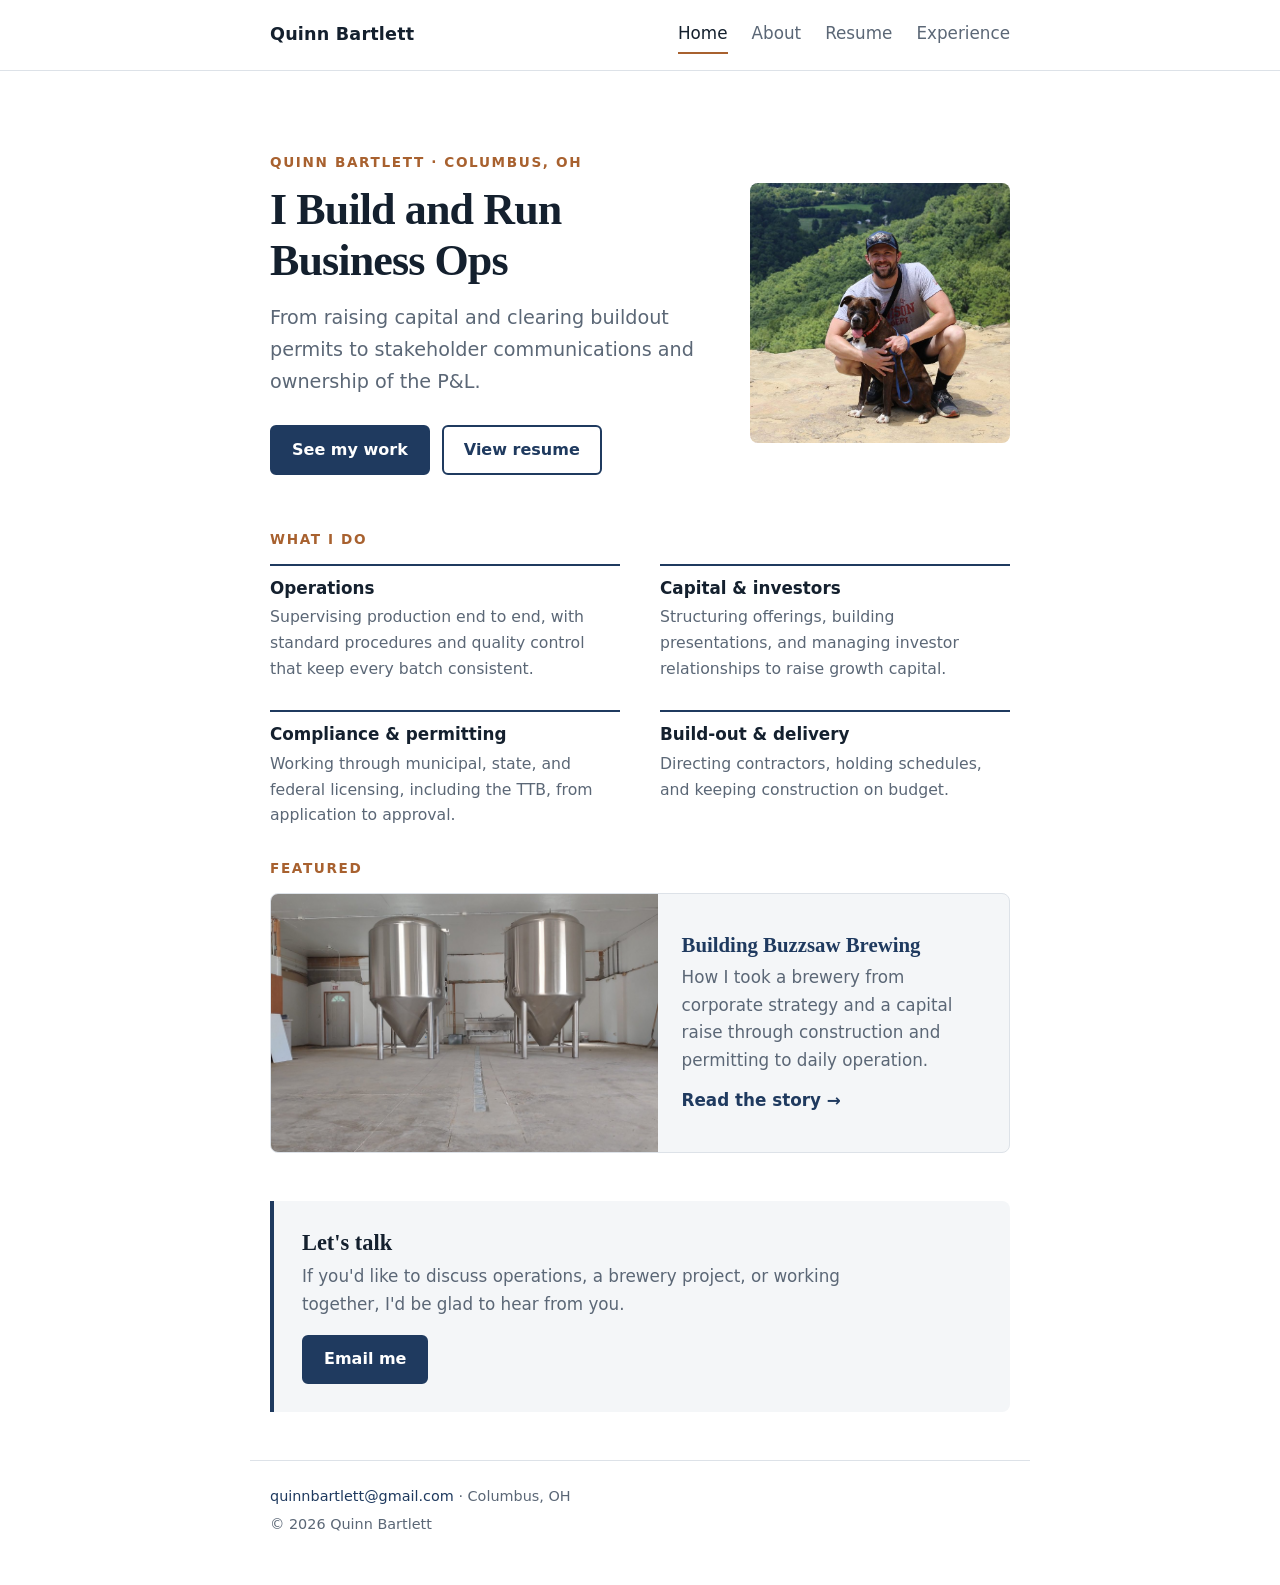
<file: index.html>
<!DOCTYPE html>
<html lang="en">
<head>
  <meta charset="UTF-8">
  <meta name="viewport" content="width=device-width, initial-scale=1.0">
  <title>Quinn Bartlett | Business Operations</title>
  <meta name="description" content="Quinn Bartlett builds and runs business operations: raising capital, clearing build-out permits, managing stakeholders, and owning the P&amp;L.">
  <link rel="icon" href="favicon.ico?v=2" sizes="any">
  <link rel="apple-touch-icon" href="apple-touch-icon.png?v=2">
  <link rel="stylesheet" href="style.css">
</head>
<body>

  <!-- SHARED HEADER: this block is repeated on every page -->
  <header class="site-header">
    <div class="site-header-inner">
      <a class="brand" href="index.html">Quinn Bartlett</a>
      <nav class="site-nav" aria-label="Main">
        <a href="index.html" aria-current="page">Home</a>
        <a href="about.html">About</a>
        <a href="resume.html">Resume</a>
        <a href="experience.html">Experience</a>
      </nav>
    </div>
  </header>

  <main class="page">

    <!-- HERO: a point of view, plus headshot. TODO (Quinn): adjust the wording until it sounds like you. -->
    <section class="hero hero-split">
      <div>
        <p class="eyebrow">Quinn Bartlett &middot; Columbus, OH</p>
        <h1>I Build and Run Business Ops</h1>
        <p class="lead">
          From raising capital and clearing buildout permits to
          stakeholder communications and ownership of the P&L.
        </p>
        <div class="button-row">
          <a class="button" href="experience.html">See my work</a>
          <a class="button button-secondary" href="resume.html">View resume</a>
        </div>
      </div>
      <img class="photo photo-square hero-photo" src="images/quinnmelvin.JPG" alt="Quinn Bartlett crouching beside a brindle dog on a rocky overlook above a forested valley" width="800" height="800">
    </section>

    <!-- WHAT I DO: four short capabilities, drawn from the resume -->
    <section>
      <h2>What I do</h2>
      <ul class="pillars">
        <li class="pillar">
          <h3>Operations</h3>
          <p>Supervising production end to end, with standard procedures and quality control that keep every batch consistent.</p>
        </li>
        <li class="pillar">
          <h3>Capital &amp; investors</h3>
          <p>Structuring offerings, building presentations, and managing investor relationships to raise growth capital.</p>
        </li>
        <li class="pillar">
          <h3>Compliance &amp; permitting</h3>
          <p>Working through municipal, state, and federal licensing, including the TTB, from application to approval.</p>
        </li>
        <li class="pillar">
          <h3>Build-out &amp; delivery</h3>
          <p>Directing contractors, holding schedules, and keeping construction on budget.</p>
        </li>
      </ul>
    </section>

    <!-- FEATURED: one highlight that leads into the Experience page -->
    <section>
      <h2>Featured</h2>
      <a class="featured" href="experience.html#buzzsaw">
        <img src="images/buzzsaw-buildout.jpg" alt="Two stainless steel fermentation tanks standing in the unfinished Buzzsaw Brewing space during the build-out" width="1200" height="800">
        <div class="featured-body">
          <h3>Building Buzzsaw Brewing</h3>
          <p>
            How I took a brewery from corporate strategy and a capital raise
            through construction and permitting to daily operation.
          </p>
          <span class="more">Read the story &rarr;</span>
        </div>
      </a>
    </section>

    <!-- CONTACT CALL TO ACTION. TODO (Quinn): say what you're open to, and add LinkedIn if you like. -->
    <div class="cta">
      <h3>Let's talk</h3>
      <p>
        If you'd like to discuss operations, a brewery project, or working
        together, I'd be glad to hear from you.
      </p>
      <a class="button" href="mailto:quinnbartlett@gmail.com">Email me</a>
    </div>

  </main>

  <!-- SHARED FOOTER -->
  <footer class="site-footer">
    <p><a href="mailto:quinnbartlett@gmail.com">quinnbartlett@gmail.com</a> &middot; Columbus, OH</p>
    <p>&copy; 2026 Quinn Bartlett</p>
  </footer>

</body>
</html>
</file>
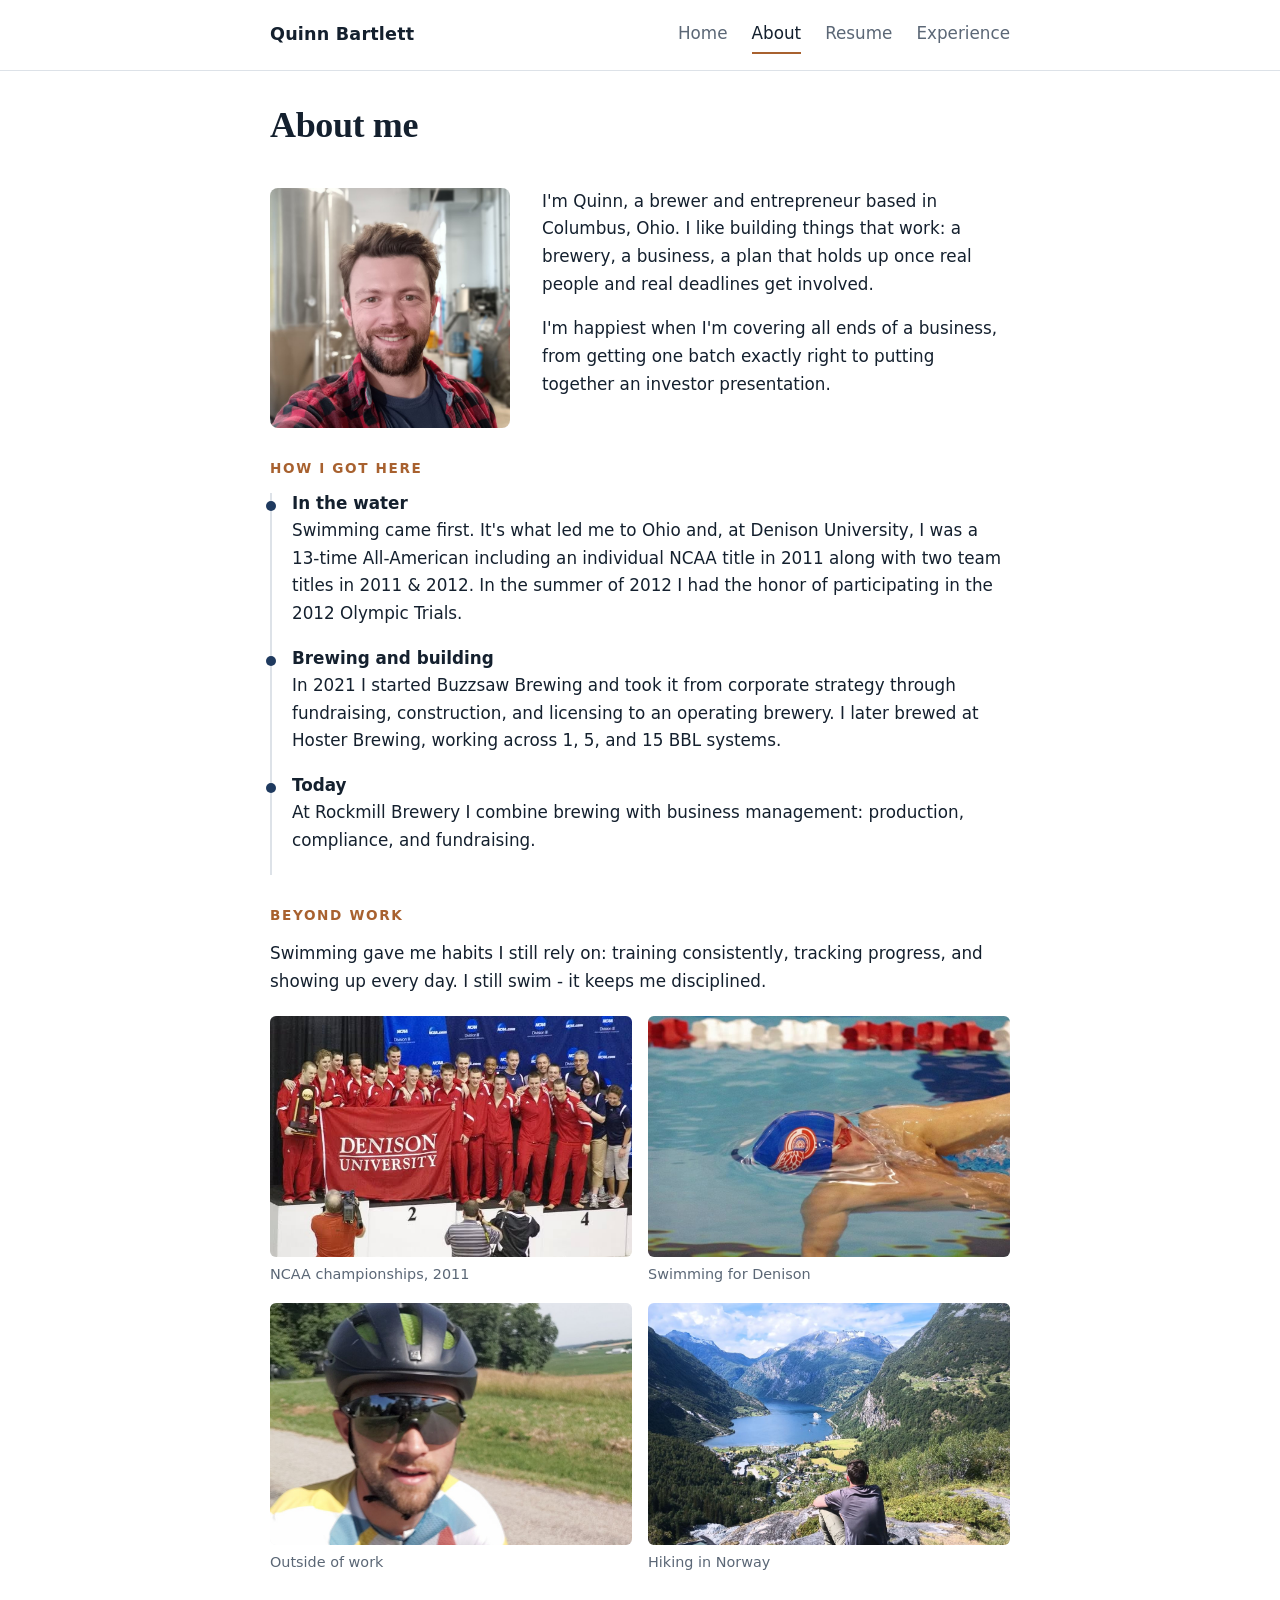
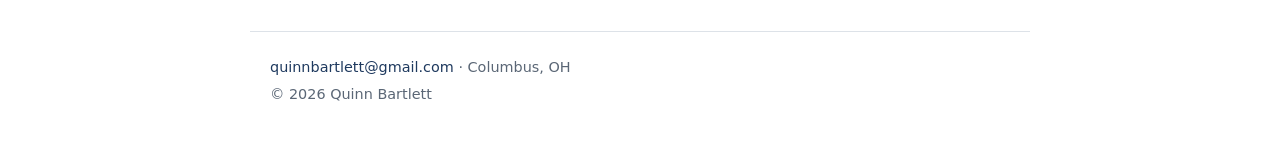
<file: about.html>
<!DOCTYPE html>
<html lang="en">
<head>
  <meta charset="UTF-8">
  <meta name="viewport" content="width=device-width, initial-scale=1.0">
  <title>About | Quinn Bartlett</title>
  <meta name="description" content="About Quinn Bartlett: operator, brewer, and former NCAA champion swimmer based in Columbus, Ohio.">
  <link rel="icon" href="favicon.ico?v=2" sizes="any">
  <link rel="apple-touch-icon" href="apple-touch-icon.png?v=2">
  <link rel="stylesheet" href="style.css">
</head>
<body>

  <header class="site-header">
    <div class="site-header-inner">
      <a class="brand" href="index.html">Quinn Bartlett</a>
      <nav class="site-nav" aria-label="Main">
        <a href="index.html">Home</a>
        <a href="about.html" aria-current="page">About</a>
        <a href="resume.html">Resume</a>
        <a href="experience.html">Experience</a>
      </nav>
    </div>
  </header>

  <main class="page">

    <h1 class="page-title">About me</h1>

    <!-- INTRO: photo plus a few personal paragraphs. TODO (Quinn): rewrite in your own voice. -->
    <section class="about-split">
      <img class="photo photo-square about-photo" src="images/headshot.jpg" alt="Portrait of Quinn Bartlett, smiling in front of brewery fermentation tanks" width="800" height="800">
      <div>
        <p>
          I'm Quinn, a brewer and entrepreneur based in Columbus, Ohio.
          I like building things that work: a brewery, a business, a plan that
          holds up once real people and real deadlines get involved.
        </p>
        <p>
          I'm happiest when I'm covering all ends of a business, from getting
          one batch exactly right to putting together an investor presentation.
        </p>
        <!-- TODO (Quinn): what got you into brewing? -->
      </div>
    </section>

    <section>
      <h2>How I got here</h2>
      <ol class="path">
        <li>
          <h3>In the water</h3>
          <p>
            Swimming came first. It's what led me to Ohio and, at Denison University, I was a 13-time
            All-American including an individual NCAA title in 2011 along with
            two team titles in 2011 & 2012. In the summer of 2012 I had the honor 
            of participating in the 2012 Olympic Trials.
          </p>
        </li>
        <li>
          <h3>Brewing and building</h3>
          <p>
            In 2021 I started Buzzsaw Brewing and took it from corporate
            strategy through fundraising, construction, and licensing to an
            operating brewery. I later brewed at Hoster Brewing, working across
            1, 5, and 15 BBL systems.
          </p>
        </li>
        <li>
          <h3>Today</h3>
          <p>
            At Rockmill Brewery I combine brewing with business management:
            production, compliance, and fundraising.
          </p>
        </li>
      </ol>
    </section>

    <section>
      <h2>Beyond work</h2>
      <p>
        Swimming gave me habits I still rely on: training consistently,
        tracking progress, and showing up every day. I still swim - it keeps me disciplined.
        <!-- TODO (Quinn): add what you do outside of work, and swap the photos below for your own. -->
      </p>
      <div class="gallery">
        <figure>
          <img src="images/swim-ncaa.jpeg" alt="Quinn swimming at the NCAA championships" width="1200" height="800">
          <figcaption>NCAA championships, 2011</figcaption>
        </figure>
        <figure>
          <img src="images/swim-denison.jpeg" alt="Quinn swimming for Denison University" width="1200" height="800">
          <figcaption>Swimming for Denison</figcaption>
        </figure>
        <figure class="focus-top">
          <img src="images/about-personal.jpg" alt="Quinn riding a road bike through open countryside" width="1200" height="1600">
          <figcaption>Outside of work</figcaption>
        </figure>
        <figure>
          <img src="images/about-personal2.jpg" alt="Going Hiking" width="1200" height="800">
          <figcaption>Hiking in Norway</figcaption>
        </figure>
      </div>
    </section>

  </main>

  <footer class="site-footer">
    <p><a href="mailto:quinnbartlett@gmail.com">quinnbartlett@gmail.com</a> &middot; Columbus, OH</p>
    <p>&copy; 2026 Quinn Bartlett</p>
  </footer>

</body>
</html>
</file>
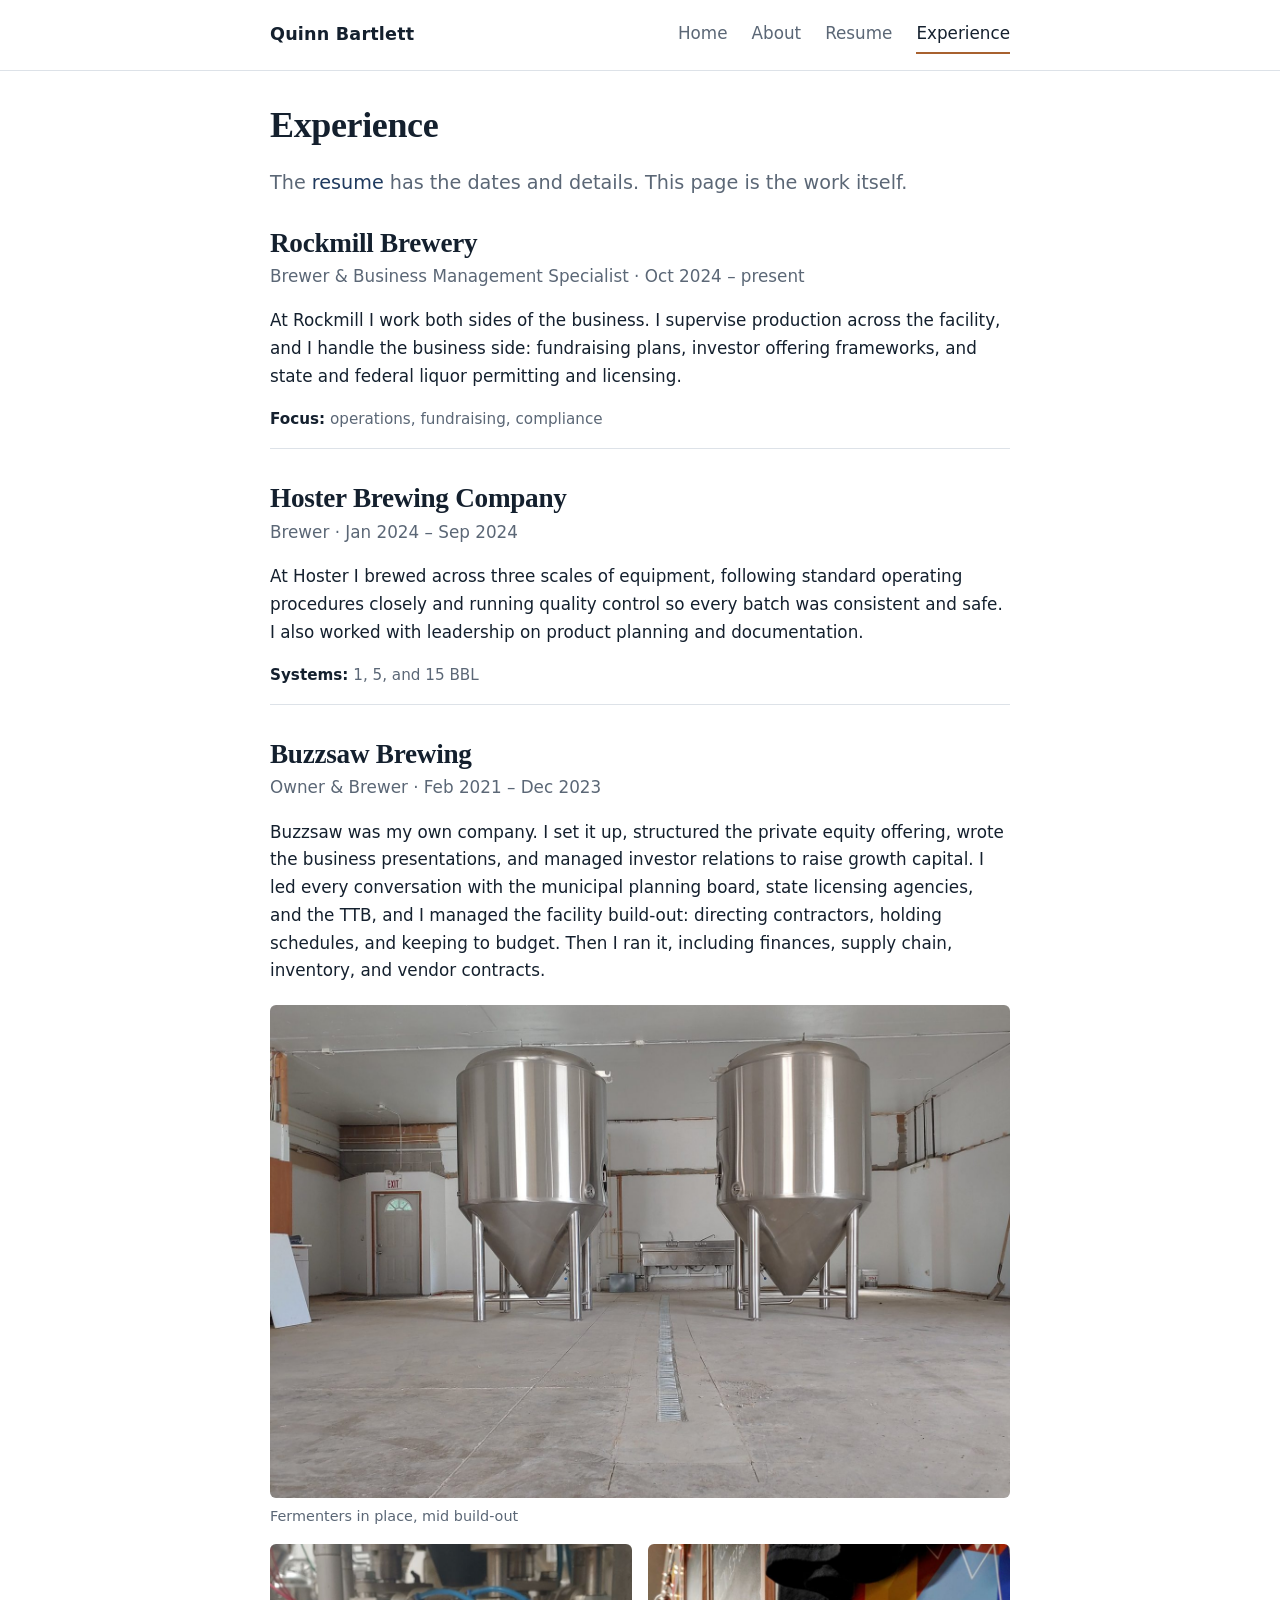
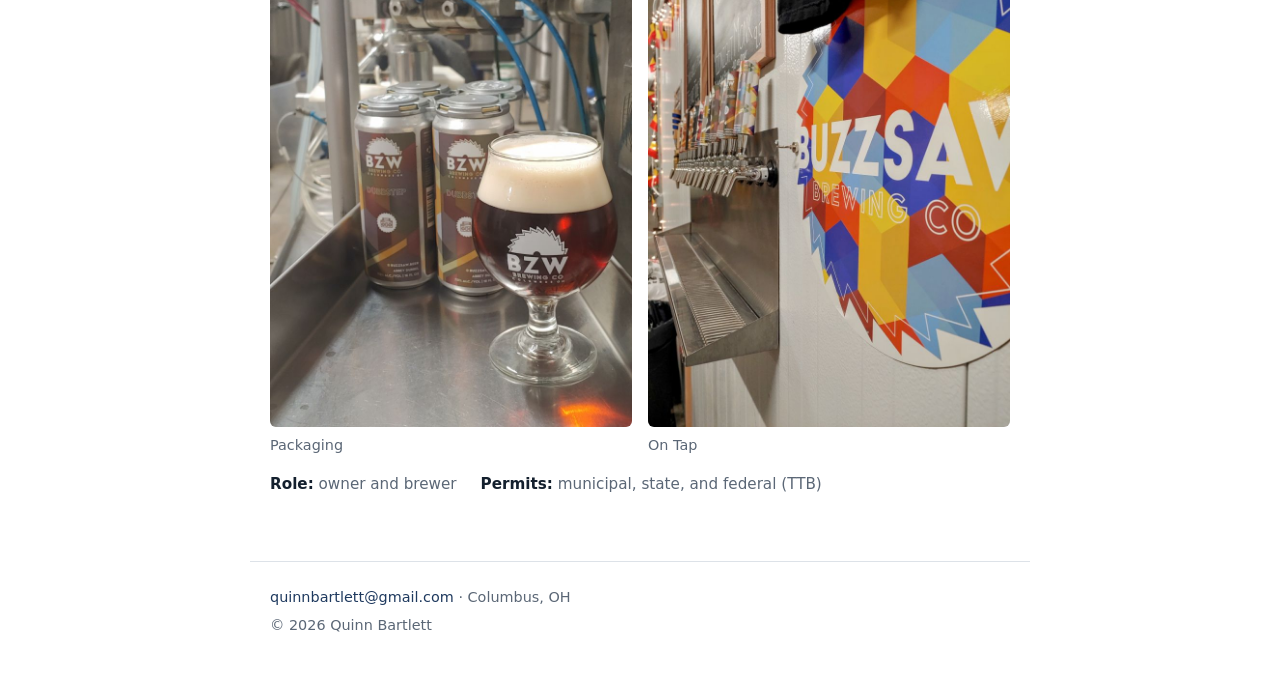
<file: experience.html>
<!DOCTYPE html>
<html lang="en">
<head>
  <meta charset="UTF-8">
  <meta name="viewport" content="width=device-width, initial-scale=1.0">
  <title>Experience | Quinn Bartlett</title>
  <meta name="description" content="A visual look at the work of Quinn Bartlett at Rockmill Brewery, Hoster Brewing Company, and Buzzsaw Brewing.">
  <link rel="icon" href="favicon.ico?v=2" sizes="any">
  <link rel="apple-touch-icon" href="apple-touch-icon.png?v=2">
  <link rel="stylesheet" href="style.css">
</head>
<body>

  <header class="site-header">
    <div class="site-header-inner">
      <a class="brand" href="index.html">Quinn Bartlett</a>
      <nav class="site-nav" aria-label="Main">
        <a href="index.html">Home</a>
        <a href="about.html">About</a>
        <a href="resume.html">Resume</a>
        <a href="experience.html" aria-current="page">Experience</a>
      </nav>
    </div>
  </header>

  <main class="page">

    <h1 class="page-title">Experience</h1>
    <p class="lead">
      The <a href="resume.html">resume</a> has the dates and details. This page
      is the work itself.
    </p>

    <!-- Each venture: heading, one short story, photos with captions, a few key facts.
         TODO (Quinn): swap the placeholder photos and add numbers you're proud of. -->

    <section class="venture" id="rockmill">
      <h2>Rockmill Brewery</h2>
      <p class="venture-meta">Brewer &amp; Business Management Specialist &middot; Oct 2024 &ndash; present</p>
      <p>
        At Rockmill I work both sides of the business. I supervise production
        across the facility, and I handle the business side: fundraising plans,
        investor offering frameworks, and state and federal liquor permitting
        and licensing.
      </p>
      <ul class="facts">
        <li><strong>Focus:</strong> operations, fundraising, compliance</li>
      </ul>
    </section>

    <section class="venture" id="hoster">
      <h2>Hoster Brewing Company</h2>
      <p class="venture-meta">Brewer &middot; Jan 2024 &ndash; Sep 2024</p>
      <p>
        At Hoster I brewed across three scales of equipment, following
        standard operating procedures closely and running quality control so
        every batch was consistent and safe. I also worked with leadership on
        product planning and documentation.
      </p>
      <ul class="facts">
        <li><strong>Systems:</strong> 1, 5, and 15 BBL</li>
      </ul>
    </section>

    <section class="venture" id="buzzsaw">
      <h2>Buzzsaw Brewing</h2>
      <p class="venture-meta">Owner &amp; Brewer &middot; Feb 2021 &ndash; Dec 2023</p>
      <p>
        Buzzsaw was my own company. I set it up, structured the private equity
        offering, wrote the business presentations, and managed investor
        relations to raise growth capital. I led every conversation with the
        municipal planning board, state licensing agencies, and the TTB, and I
        managed the facility build-out: directing contractors, holding
        schedules, and keeping to budget. Then I ran it, including finances,
        supply chain, inventory, and vendor contracts.
      </p>
      <div class="gallery">
        <figure class="wide">
          <img src="images/buzzsaw-buildout.jpg" alt="Two stainless steel fermentation tanks standing in the unfinished Buzzsaw Brewing space during the build-out" width="1200" height="800">
          <figcaption>Fermenters in place, mid build-out</figcaption>
        </figure>
        <figure class="tall">
          <img src="images/buzzsaw-cans.jpg" alt="A four-pack of Buzzsaw Brewing's Dubbstep Abbey Dubbel cans beside a full glass of the beer, in front of canning equipment" width="750" height="1000">
          <figcaption>Packaging</figcaption>
        </figure>
        <figure class="tall">
          <img src="images/buzzsaw-taps.jpg" alt="A row of tap handles beside the colorful Buzzsaw Brewing Co. sign in the taproom" width="750" height="1000">
          <figcaption>On Tap</figcaption>
        </figure>
      </div>
      <ul class="facts">
        <li><strong>Role:</strong> owner and brewer</li>
        <li><strong>Permits:</strong> municipal, state, and federal (TTB)</li>
      </ul>
    </section>

  </main>

  <footer class="site-footer">
    <p><a href="mailto:quinnbartlett@gmail.com">quinnbartlett@gmail.com</a> &middot; Columbus, OH</p>
    <p>&copy; 2026 Quinn Bartlett</p>
  </footer>

</body>
</html>
</file>
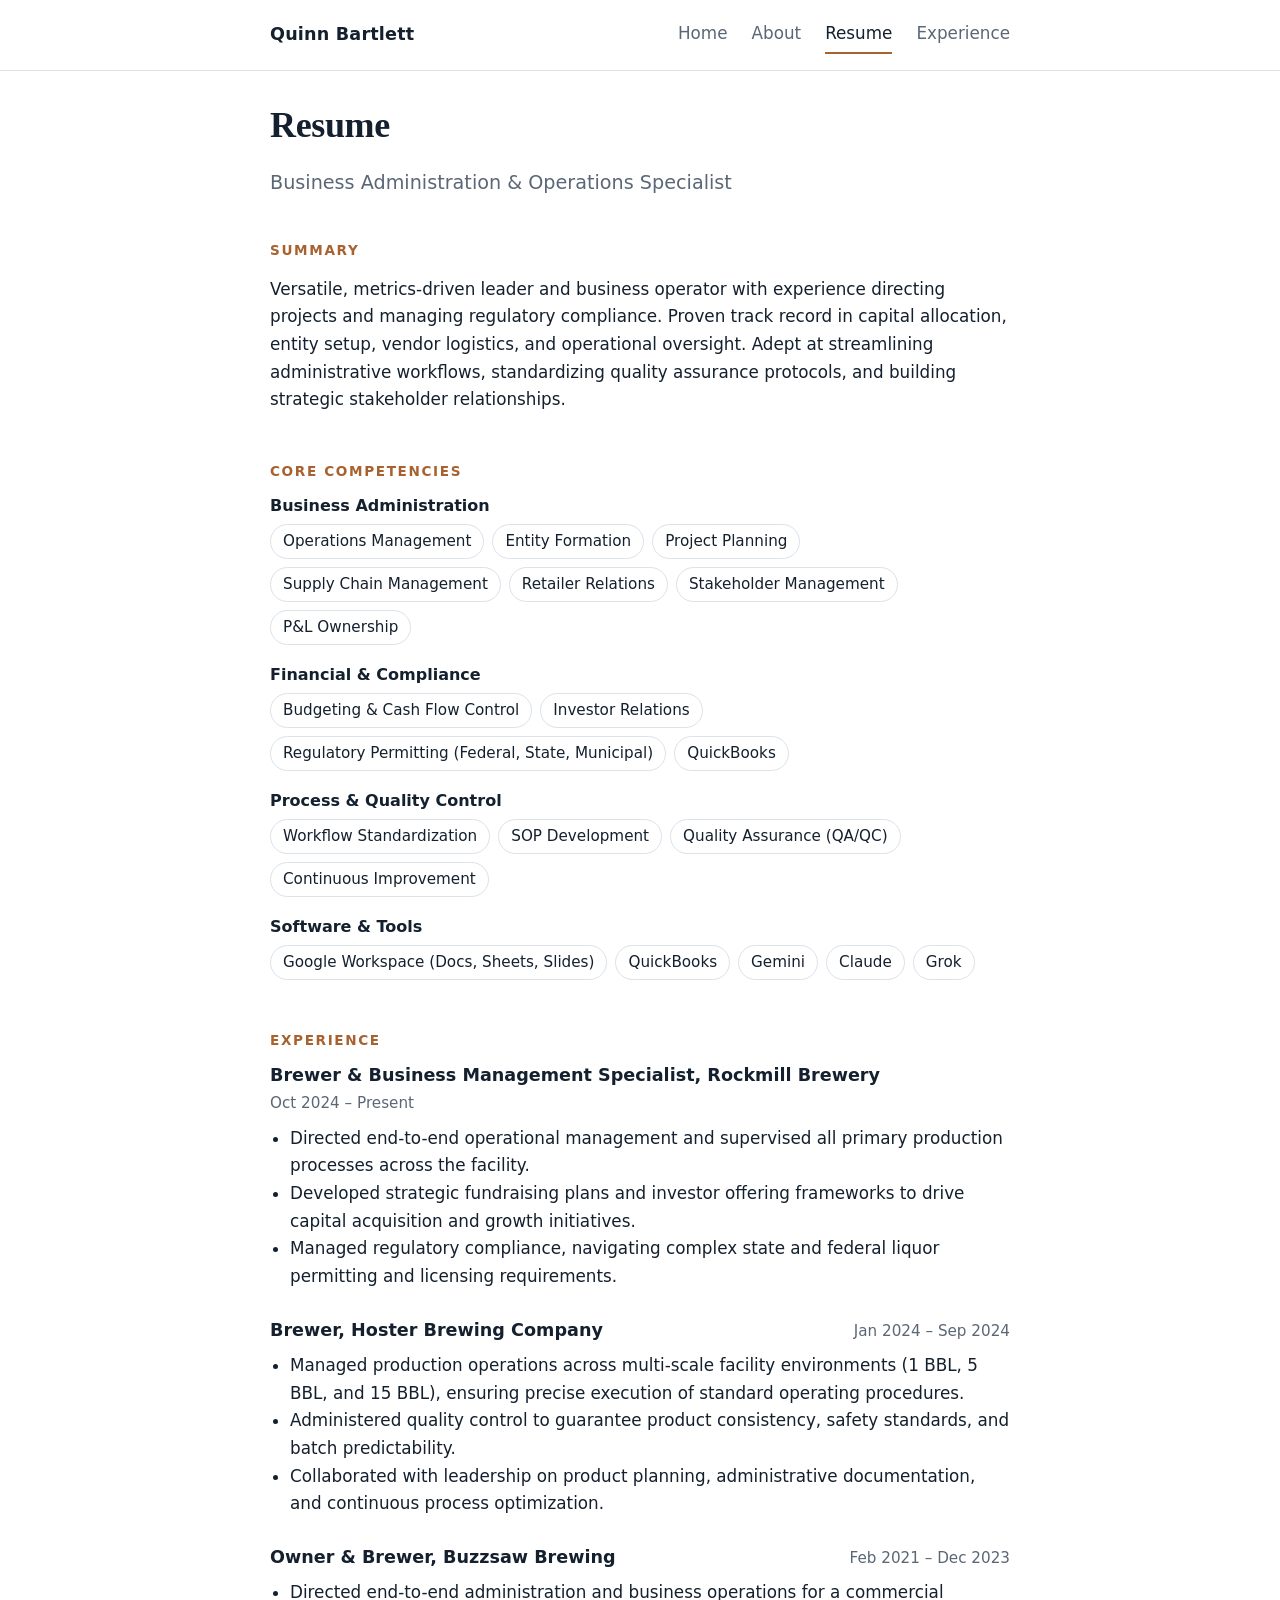
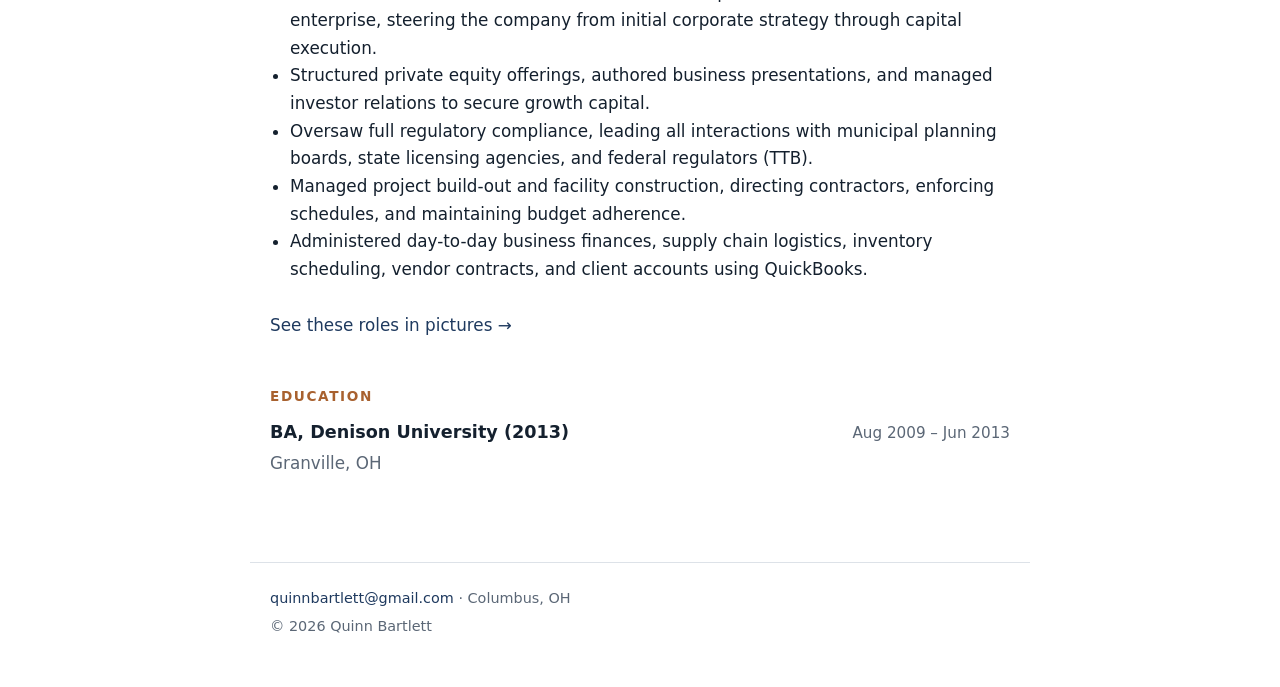
<file: resume.html>
<!DOCTYPE html>
<html lang="en">
<head>
  <meta charset="UTF-8">
  <meta name="viewport" content="width=device-width, initial-scale=1.0">
  <title>Resume | Quinn Bartlett</title>
  <meta name="description" content="Resume of Quinn Bartlett: summary, core competencies, experience, and education.">
  <link rel="icon" href="favicon.ico?v=2" sizes="any">
  <link rel="apple-touch-icon" href="apple-touch-icon.png?v=2">
  <link rel="stylesheet" href="style.css">
</head>
<body>

  <header class="site-header">
    <div class="site-header-inner">
      <a class="brand" href="index.html">Quinn Bartlett</a>
      <nav class="site-nav" aria-label="Main">
        <a href="index.html">Home</a>
        <a href="about.html">About</a>
        <a href="resume.html" aria-current="page">Resume</a>
        <a href="experience.html">Experience</a>
      </nav>
    </div>
  </header>

  <main class="page">

    <h1 class="page-title">Resume</h1>
    <p class="lead">Business Administration &amp; Operations Specialist</p>

    <section>
      <h2>Summary</h2>
      <p>
        Versatile, metrics-driven leader and business operator with experience
        directing projects and managing regulatory compliance. Proven track
        record in capital allocation, entity setup, vendor logistics, and
        operational oversight. Adept at streamlining administrative workflows,
        standardizing quality assurance protocols, and building strategic
        stakeholder relationships.
      </p>
    </section>

    <section>
      <h2>Core competencies</h2>

      <div class="skill-group">
        <h3>Business Administration</h3>
        <ul class="skills">
          <li>Operations Management</li>
          <li>Entity Formation</li>
          <li>Project Planning</li>
          <li>Supply Chain Management</li>
          <li>Retailer Relations</li>
          <li>Stakeholder Management</li>
          <li>P&L Ownership</li>
        </ul>
      </div>

      <div class="skill-group">
        <h3>Financial &amp; Compliance</h3>
        <ul class="skills">
          <li>Budgeting &amp; Cash Flow Control</li>
          <li>Investor Relations</li>
          <li>Regulatory Permitting (Federal, State, Municipal)</li>
          <li>QuickBooks</li>
        </ul>
      </div>

      <div class="skill-group">
        <h3>Process &amp; Quality Control</h3>
        <ul class="skills">
          <li>Workflow Standardization</li>
          <li>SOP Development</li>
          <li>Quality Assurance (QA/QC)</li>
          <li>Continuous Improvement</li>
        </ul>
      </div>

      <div class="skill-group">
        <h3>Software &amp; Tools</h3>
        <ul class="skills">
          <li>Google Workspace (Docs, Sheets, Slides)</li>
          <li>QuickBooks</li>
          <li>Gemini</li>
          <li>Claude</li>
          <li>Grok</li>
        </ul>
      </div>
    </section>

    <section>
      <h2>Experience</h2>

      <article class="entry">
        <div class="entry-head">
          <h3>Brewer &amp; Business Management Specialist, Rockmill Brewery</h3>
          <span class="dates">Oct 2024 &ndash; Present</span>
        </div>
        <ul>
          <li>Directed end-to-end operational management and supervised all primary production processes across the facility.</li>
          <li>Developed strategic fundraising plans and investor offering frameworks to drive capital acquisition and growth initiatives.</li>
          <li>Managed regulatory compliance, navigating complex state and federal liquor permitting and licensing requirements.</li>
        </ul>
      </article>

      <article class="entry">
        <div class="entry-head">
          <h3>Brewer, Hoster Brewing Company</h3>
          <span class="dates">Jan 2024 &ndash; Sep 2024</span>
        </div>
        <ul>
          <li>Managed production operations across multi-scale facility environments (1 BBL, 5 BBL, and 15 BBL), ensuring precise execution of standard operating procedures.</li>
          <li>Administered quality control to guarantee product consistency, safety standards, and batch predictability.</li>
          <li>Collaborated with leadership on product planning, administrative documentation, and continuous process optimization.</li>
        </ul>
      </article>

      <article class="entry">
        <div class="entry-head">
          <h3>Owner &amp; Brewer, Buzzsaw Brewing</h3>
          <span class="dates">Feb 2021 &ndash; Dec 2023</span>
        </div>
        <ul>
          <li>Directed end-to-end administration and business operations for a commercial enterprise, steering the company from initial corporate strategy through capital execution.</li>
          <li>Structured private equity offerings, authored business presentations, and managed investor relations to secure growth capital.</li>
          <li>Oversaw full regulatory compliance, leading all interactions with municipal planning boards, state licensing agencies, and federal regulators (TTB).</li>
          <li>Managed project build-out and facility construction, directing contractors, enforcing schedules, and maintaining budget adherence.</li>
          <li>Administered day-to-day business finances, supply chain logistics, inventory scheduling, vendor contracts, and client accounts using QuickBooks.</li>
        </ul>
      </article>

      <p><a href="experience.html">See these roles in pictures &rarr;</a></p>
    </section>

    <section>
      <h2>Education</h2>
      <article class="entry">
        <div class="entry-head">
          <h3>BA, Denison University (2013)</h3>
          <span class="dates">Aug 2009 &ndash; Jun 2013</span>
        </div>
        <p class="detail">Granville, OH</p>
      </article>
    </section>

  </main>

  <footer class="site-footer">
    <p><a href="mailto:quinnbartlett@gmail.com">quinnbartlett@gmail.com</a> &middot; Columbus, OH</p>
    <p>&copy; 2026 Quinn Bartlett</p>
  </footer>

</body>
</html>
</file>
<file: style.css>
/* ---------- Settings you can change easily ---------- */
:root {
  --text: #14202e;          /* main text color (deep ink) */
  --muted: #5b6776;         /* secondary text (dates, subtitles) */
  --accent: #1f3a5f;        /* navy: links, buttons, rules */
  --accent-dark: #142a47;   /* button hover */
  --highlight: #a8612f;     /* copper: small labels and nav underline */
  --background: #ffffff;    /* page background */
  --surface: #f4f6f8;       /* panel background */
  --line: #dde2e8;          /* thin divider lines */
  --max-width: 780px;       /* how wide the content column is */
  --serif: Georgia, "Iowan Old Style", "Palatino Linotype", "Times New Roman", serif;
}

/* ---------- Base styles ---------- */
* {
  box-sizing: border-box;
}

body {
  margin: 0;
  font-family: system-ui, -apple-system, "Segoe UI", Roboto, sans-serif;
  font-size: 1.05rem;
  line-height: 1.65;
  color: var(--text);
  background: var(--background);
}

a {
  color: var(--accent);
  text-decoration: none;
}

a:hover {
  text-decoration: underline;
}

h1, h2, h3 {
  line-height: 1.25;
}

/* ---------- Shared header and navigation ---------- */
.site-header {
  border-bottom: 1px solid var(--line);
}

.site-header-inner {
  max-width: var(--max-width);
  margin: 0 auto;
  padding: 1rem 1.25rem;
  display: flex;
  flex-wrap: wrap;
  align-items: center;
  justify-content: space-between;
  gap: 0.5rem 1.5rem;
}

.brand {
  font-weight: 700;
  font-size: 1.1rem;
  letter-spacing: 0.01em;
  color: var(--text);
}

.brand:hover {
  text-decoration: none;
}

.site-nav {
  display: flex;
  flex-wrap: wrap;
  gap: 0.25rem 1.5rem;
}

.site-nav a {
  color: var(--muted);
  padding: 0.25rem 0;
  border-bottom: 2px solid transparent;
}

.site-nav a:hover {
  color: var(--text);
  text-decoration: none;
}

/* The page you're currently on is highlighted */
.site-nav a[aria-current="page"] {
  color: var(--text);
  border-bottom-color: var(--highlight);
}

/* ---------- Page layout ---------- */
.page {
  max-width: var(--max-width);
  margin: 0 auto;
  padding: 2rem 1.25rem 1rem;
}

.page-title {
  margin: 0 0 1rem;
  font-family: var(--serif);
  font-size: 2.25rem;
  letter-spacing: -0.01em;
}

.page-title-row {
  display: flex;
  flex-wrap: wrap;
  align-items: center;
  justify-content: space-between;
  gap: 0.75rem 1rem;
  margin-bottom: 1rem;
}

.page-title-row .page-title {
  margin: 0;
}

.lead {
  font-size: 1.2rem;
  color: var(--muted);
}

/* ---------- Home page hero ---------- */
.hero {
  padding: 3rem 0 2rem;
}

.hero-split {
  display: grid;
  grid-template-columns: 1fr 260px;
  gap: 3rem;
  align-items: center;
}

.eyebrow {
  margin: 0 0 0.75rem;
  font-size: 0.85rem;
  font-weight: 600;
  letter-spacing: 0.12em;
  text-transform: uppercase;
  color: var(--highlight);
}

.hero h1 {
  margin: 0 0 1rem;
  font-family: var(--serif);
  font-size: 2.75rem;
  font-weight: 700;
  line-height: 1.15;
  letter-spacing: -0.02em;
}

.hero .lead {
  max-width: 34rem;
  margin: 0 0 1.75rem;
}

/* ---------- Buttons ---------- */
.button-row {
  display: flex;
  flex-wrap: wrap;
  gap: 0.75rem;
}

.button {
  display: inline-block;
  padding: 0.6rem 1.25rem;
  border: 2px solid var(--accent);
  border-radius: 6px;
  background: var(--accent);
  color: #ffffff;
  font-weight: 600;
  font-size: 1rem;
}

.button:hover {
  background: var(--accent-dark);
  border-color: var(--accent-dark);
  text-decoration: none;
}

.button-secondary {
  background: transparent;
  color: var(--accent);
}

.button-secondary:hover {
  background: var(--accent);
  color: #ffffff;
}

/* ---------- Sections ---------- */
section {
  padding: 1.5rem 0 0.5rem;
}

h2 {
  margin: 0 0 1rem;
  font-size: 0.85rem;
  font-weight: 600;
  letter-spacing: 0.12em;
  text-transform: uppercase;
  color: var(--highlight);
}

/* ---------- Home: what I do ---------- */
.pillars {
  display: grid;
  grid-template-columns: repeat(2, 1fr);
  gap: 1.75rem 2.5rem;
  margin: 0;
  padding: 0;
  list-style: none;
}

.pillar {
  padding-top: 0.75rem;
  border-top: 2px solid var(--accent);
}

.pillar h3 {
  margin: 0 0 0.35rem;
  font-size: 1.05rem;
}

.pillar p {
  margin: 0;
  color: var(--muted);
  font-size: 0.98rem;
}

/* ---------- Home: featured work ---------- */
.featured {
  display: grid;
  grid-template-columns: 1.1fr 1fr;
  align-items: center;
  border: 1px solid var(--line);
  border-radius: 8px;
  background: var(--surface);
  overflow: hidden;
  color: var(--text);
}

.featured:hover {
  border-color: var(--accent);
  text-decoration: none;
}

.featured img {
  display: block;
  width: 100%;
  height: 100%;
  aspect-ratio: 3 / 2;
  object-fit: cover;
}

.featured-body {
  padding: 1.5rem;
}

.featured-body h3 {
  margin: 0 0 0.4rem;
  font-family: var(--serif);
  font-size: 1.3rem;
  color: var(--accent);
}

.featured-body p {
  margin: 0 0 0.75rem;
  color: var(--muted);
}

.more {
  font-weight: 600;
  color: var(--accent);
}

/* ---------- Home: contact call to action ---------- */
.cta {
  margin-top: 2.5rem;
  padding: 1.75rem;
  border-left: 4px solid var(--accent);
  border-radius: 0 8px 8px 0;
  background: var(--surface);
}

.cta h3 {
  margin: 0 0 0.4rem;
  font-family: var(--serif);
  font-size: 1.4rem;
}

.cta p {
  margin: 0 0 1rem;
  color: var(--muted);
  max-width: 36rem;
}

/* ---------- Experience and education entries ---------- */
.entry {
  margin-bottom: 1.75rem;
}

.entry-head {
  display: flex;
  justify-content: space-between;
  align-items: baseline;
  flex-wrap: wrap;
  gap: 0.25rem 1rem;
}

.entry h3 {
  margin: 0;
  font-size: 1.1rem;
}

.dates {
  color: var(--muted);
  font-size: 0.95rem;
}

.entry p {
  margin: 0.4rem 0 0;
}

.entry .detail {
  color: var(--muted);
  margin: 0.25rem 0 0;
}

.entry ul {
  margin: 0.5rem 0 0;
  padding-left: 1.25rem;
}

/* ---------- Skills as small "pills" ---------- */
.skills {
  display: flex;
  flex-wrap: wrap;
  gap: 0.5rem;
  margin: 0.75rem 0 0;
  padding: 0;
  list-style: none;
}

.entry ul.skills {
  padding-left: 0;
}

.skills li {
  padding: 0.25rem 0.75rem;
  border: 1px solid var(--line);
  border-radius: 999px;
  font-size: 0.95rem;
}

.skill-group {
  margin-bottom: 1.25rem;
}

.skill-group h3 {
  margin: 0;
  font-size: 1rem;
}

.skill-group .skills {
  margin-top: 0.5rem;
}

/* ---------- Photos ---------- */
figure {
  margin: 0;
}

figcaption {
  margin-top: 0.4rem;
  color: var(--muted);
  font-size: 0.9rem;
}

.photo {
  display: block;
  width: 100%;
  height: auto;
  border-radius: 8px;
  background: var(--surface);
}

.photo-square {
  aspect-ratio: 1 / 1;
  object-fit: cover;
}

.gallery {
  display: grid;
  grid-template-columns: repeat(auto-fit, minmax(240px, 1fr));
  gap: 1rem;
  margin: 1.25rem 0 0;
}

.gallery .wide {
  grid-column: 1 / -1;
}

.gallery img {
  display: block;
  width: 100%;
  height: auto;
  aspect-ratio: 3 / 2;
  object-fit: cover;
  border-radius: 6px;
  background: var(--surface);
}

/* ---------- About ---------- */
.about-split {
  display: grid;
  grid-template-columns: 240px 1fr;
  gap: 2rem;
  align-items: start;
}

.about-split p:first-child {
  margin-top: 0;
}

.path {
  list-style: none;
  margin: 0;
  padding: 0 0 0 1.25rem;
  border-left: 2px solid var(--line);
}

.path li {
  position: relative;
  padding-bottom: 1.25rem;
}

.path li::before {
  content: "";
  position: absolute;
  left: calc(-1.25rem - 6px);
  top: 0.5rem;
  width: 10px;
  height: 10px;
  border-radius: 50%;
  background: var(--accent);
}

.path h3 {
  margin: 0;
  font-size: 1.05rem;
}

.path p {
  margin: 0.2rem 0 0;
}

/* ---------- Experience: ventures ---------- */
.venture {
  padding: 2rem 0 1rem;
  border-top: 1px solid var(--line);
}

.venture:first-of-type {
  border-top: 0;
  padding-top: 0.5rem;
}

.venture h2 {
  margin: 0;
  font-family: var(--serif);
  font-size: 1.7rem;
  font-weight: 700;
  letter-spacing: -0.01em;
  text-transform: none;
  color: var(--text);
}

.venture-meta {
  margin: 0.2rem 0 0.75rem;
  color: var(--muted);
}

.facts {
  display: flex;
  flex-wrap: wrap;
  gap: 0.35rem 1.5rem;
  margin: 0.9rem 0 0;
  padding: 0;
  list-style: none;
  color: var(--muted);
  font-size: 0.95rem;
}

.facts strong {
  color: var(--text);
}

/* ---------- Footer ---------- */
.site-footer {
  max-width: var(--max-width);
  margin: 2rem auto 0;
  padding: 1.5rem 1.25rem 3rem;
  border-top: 1px solid var(--line);
  color: var(--muted);
  font-size: 0.9rem;
}

.site-footer p {
  margin: 0;
}

.site-footer p + p {
  margin-top: 0.25rem;
}

/* ---------- Small screens ---------- */
@media (max-width: 680px) {
  .hero-split {
    grid-template-columns: 1fr;
    gap: 1.5rem;
  }

  .hero-photo {
    order: -1;
    max-width: 200px;
  }

  .hero h1 {
    font-size: 2.1rem;
  }

  .pillars {
    grid-template-columns: 1fr;
  }

  .featured {
    grid-template-columns: 1fr;
  }

  .about-split {
    grid-template-columns: 1fr;
    gap: 1.25rem;
  }

  .about-photo {
    max-width: 200px;
  }
}

/* ---------- Print: clean output when saving a page as PDF ---------- */
@media print {
  body { font-size: 11pt; }
  .site-nav,
  .no-print,
  .button-row,
  .cta { display: none; }
  a { color: var(--text); }
}

/* ---------- Gallery variants ---------- */
/* Portrait photos keep a tall shape instead of being cropped to landscape */
.gallery .tall img {
  aspect-ratio: 3 / 4;
}

/* Keep the top of a tall photo (faces, helmets) in view when it is cropped */
.gallery .focus-top img {
  object-position: 50% 20%;
}
</file>
